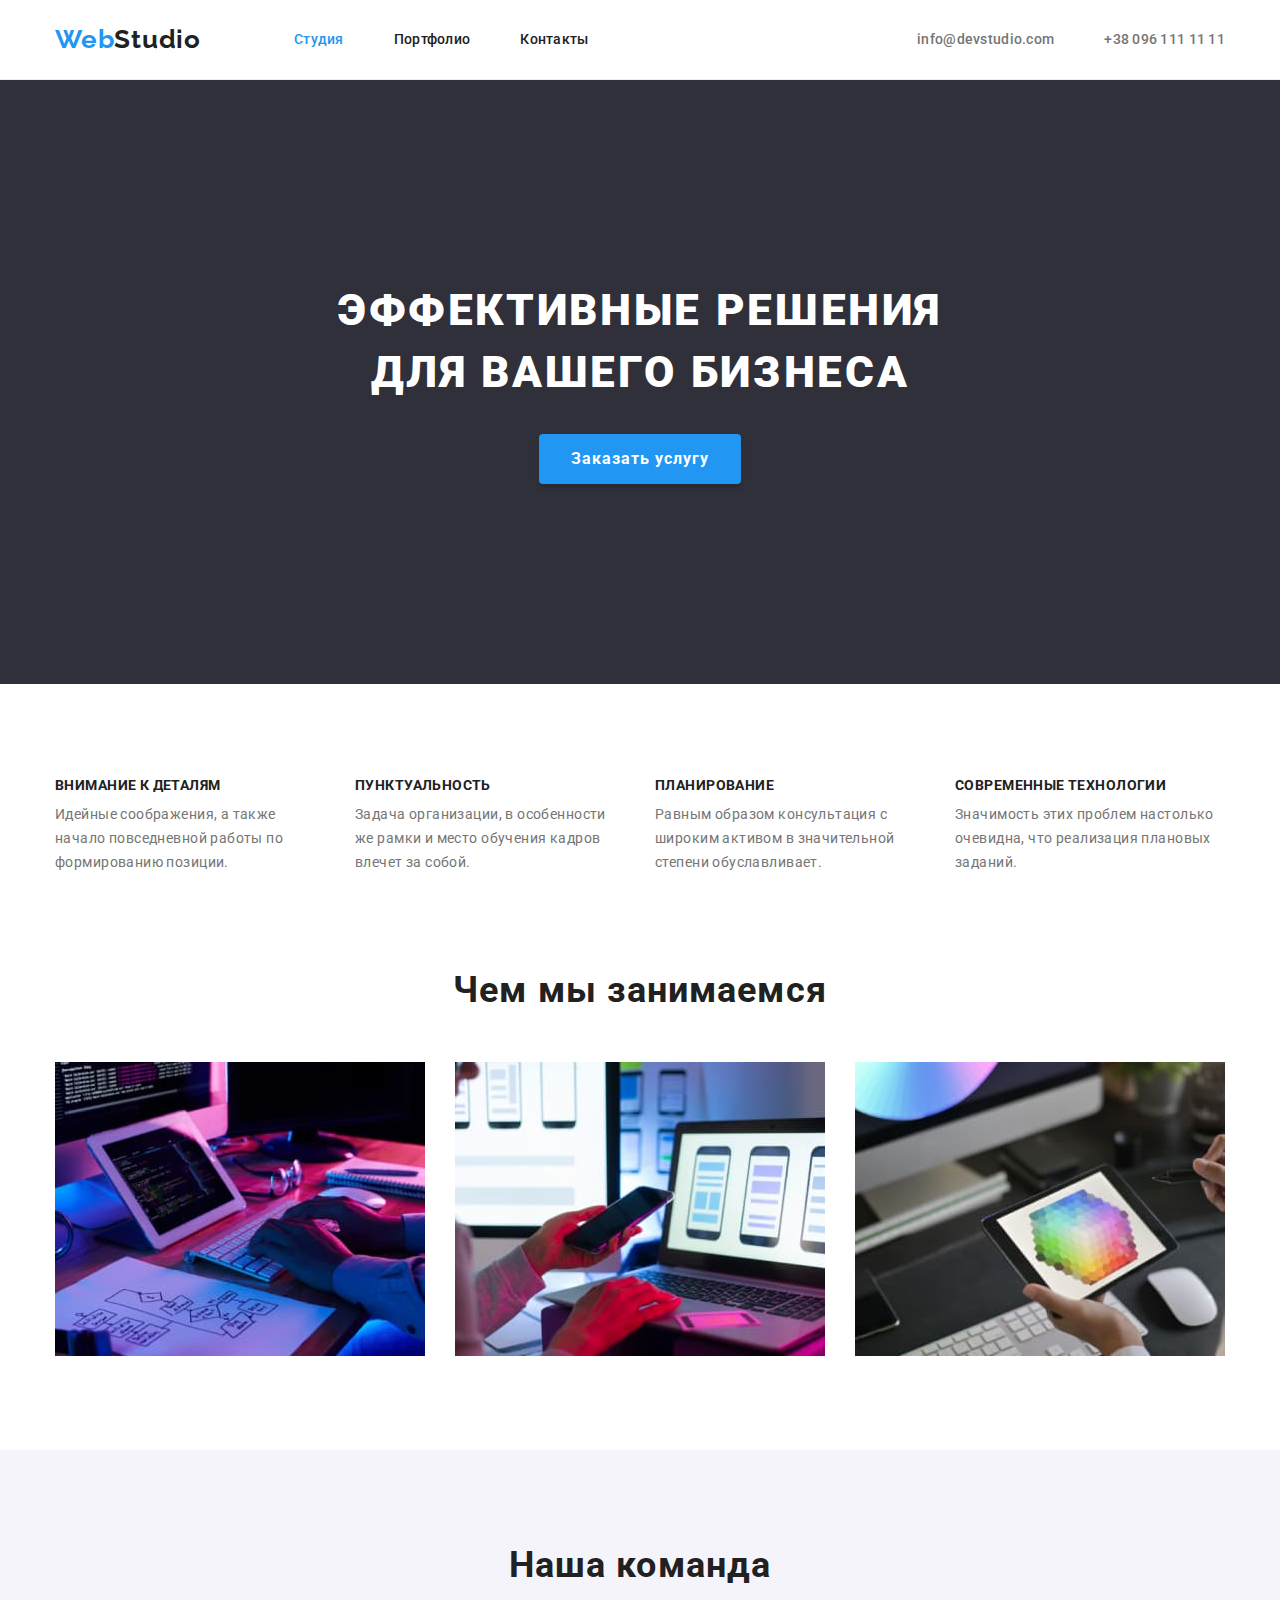
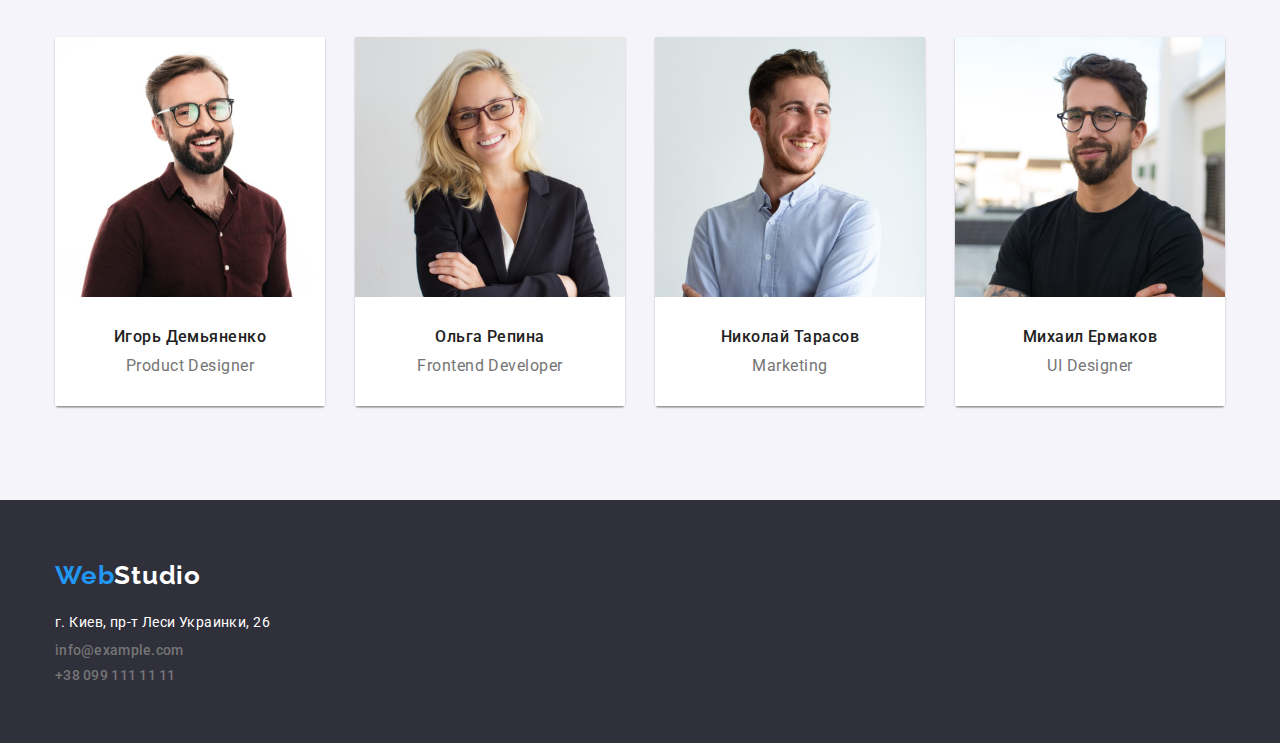
<file: index.html>
<!DOCTYPE html>
<html lang="ru">

<head>
	<meta charset="UTF-8">
	<meta http-equiv="X-UA-Compatible" content="IE=edge">
	<meta name="viewport" content="width=device-width, initial-scale=1.0">
	<title>Главная</title>
	<link rel="preconnect" href="https://fonts.googleapis.com">
	<link rel="preconnect" href="https://fonts.gstatic.com" crossorigin>
	<link
		href="https://fonts.googleapis.com/css2?family=Raleway:wght@700&family=Roboto:wght@400;500;700;900&display=swap"
		rel="stylesheet">
	<link rel="stylesheet" href="./css/modern-normalize.css">
	<link rel="stylesheet" href="./css/styles.css">
</head>

<body>
	<header class="header">
		<div class="header__container container">
			<a href="./index.html" class="header__logo logo"><span class="logo-color">Web</span>Studio</a>
			<nav class="header__menu menu">
				<ul class="menu__list">
					<li class="menu__item">
						<a href="./index.html" class="menu__link _active">Студия</a>
					</li>
					<li class="menu__item">
						<a href="./portfolio.html" class="menu__link">Портфолио</a>
					</li>
					<li class="menu__item">
						<a href="#" class="menu__link">Контакты</a>
					</li>
				</ul>
			</nav>
			<ul class="header__list">
				<li class="header__item">
					<a href="mailto:info@devstudio.com" class="header__link contact">info@devstudio.com</a>
				</li>
				<li class="header__item">
					<a href="tel:+380961111111" class="header__link contact">+38 096 111 11 11</a>
				</li>
			</ul>
		</div>
	</header>
	<main class="page">
		<section class="hero">
			<div class="hero__container container">
				<h1 class="hero__title">Эффективные решения <br> для вашего бизнеса</h1>
				<button type="button" class="hero__btn">Заказать услугу</button>
			</div>
		</section>
		<section class="benefits section">
			<div class="benefits__container container">
				<h2 hidden>Преимущества</h2>
				<ul class="benefits__list">
					<li class="benefits__item">
						<h3 class="benefits__title">Внимание к деталям</h3>
						<p class="benefits__text">
							Идейные соображения, а также начало повседневной работы по формированию позиции.
						</p>
					</li>
					<li class="benefits__item">
						<h3 class="benefits__title">Пунктуальность</h3>
						<p class="benefits__text">
							Задача организации, в особенности же рамки и место обучения кадров влечет за собой.
						</p>
					</li>
					<li class="benefits__item">
						<h3 class="benefits__title">Планирование</h3>
						<p class="benefits__text">
							Равным образом консультация с широким активом в значительной степени обуславливает.
						</p>
					</li>
					<li class="benefits__item">
						<h3 class="benefits__title">Современные технологии</h3>
						<p class="benefits__text">
							Значимость этих проблем настолько очевидна, что реализация плановых заданий.
						</p>
					</li>
				</ul>
			</div>
		</section>
		<section class="gallery section">
			<div class="gallery__container container">
				<h2 class="gallery__title title">Чем мы занимаемся</h2>
				<ul class="gallery__list">
					<li class="gallery__item">
						<img src="./images/gallery/box-1.jpg" alt="Работа за компьютером" width="370" height="294">
					</li>
					<li class="gallery__item">
						<img src="./images/gallery/box-2.jpg" alt="Работа за телефоном" width="370" height="294">
					</li>
					<li class="gallery__item">
						<img src="./images/gallery/box-3.jpg" alt="Работа за планшетом" width="370" height="294">
					</li>
				</ul>
			</div>
		</section>
		<section class="team section">
			<div class="team__container container">
				<h2 class="team__title title">Наша команда</h2>
				<ul class="team__list">
					<li class="team__item">
						<img src="./images/team/human-1.jpg" alt="Парень в очках" width="270" height="260">
						<div class="team__content">
							<h3 class="team__name">Игорь Демьяненко</h3>
							<p class="team__dev" lang="en">Product Designer</p>
						</div>
					</li>
					<li class="team__item">
						<img src="./images/team/human-2.jpg" alt="Девушка в очках" width="270" height="260">
						<div class="team__content">
							<h3 class="team__name">Ольга Репина</h3>
							<p class="team__dev" lang="en">Frontend Developer</p>
						</div>
					</li>
					<li class="team__item">
						<img src="./images/team/human-3.jpg" alt="Парень в рубашке" width="270" height="260">
						<div class="team__content">
							<h3 class="team__name">Николай Тарасов</h3>
							<p class="team__dev" lang="en">Marketing</p>
						</div>
					</li>
					<li class="team__item">
						<img src="./images/team/human-4.jpg" alt="Парень в футболке" width="270" height="260">
						<div class="team__content">
							<h3 class="team__name">Михаил Ермаков</h3>
							<p class="team__dev" lang="en">UI Designer</p>
						</div>
					</li>
				</ul>
			</div>
		</section>
	</main>
	<footer class="footer">
		<div class="footer__container container">
			<a href="./index.html" class="footer__logo logo"><span class="logo-color">Web</span>Studio</a>
			<address class="footer__address">
				г. Киев, пр-т Леси Украинки, 26
			</address>
			<ul class="footer__list">
				<li class="footer__item">
					<a href="mailto:info@example.com" class="footer__link contact">info@example.com</a>
				</li>
				<li class="footer__item">
					<a href="tel:+380991111111" class="footer__link contact">+38 099 111 11 11</a>
				</li>
			</ul>
		</div>
	</footer>
</body>

</html>
</file>
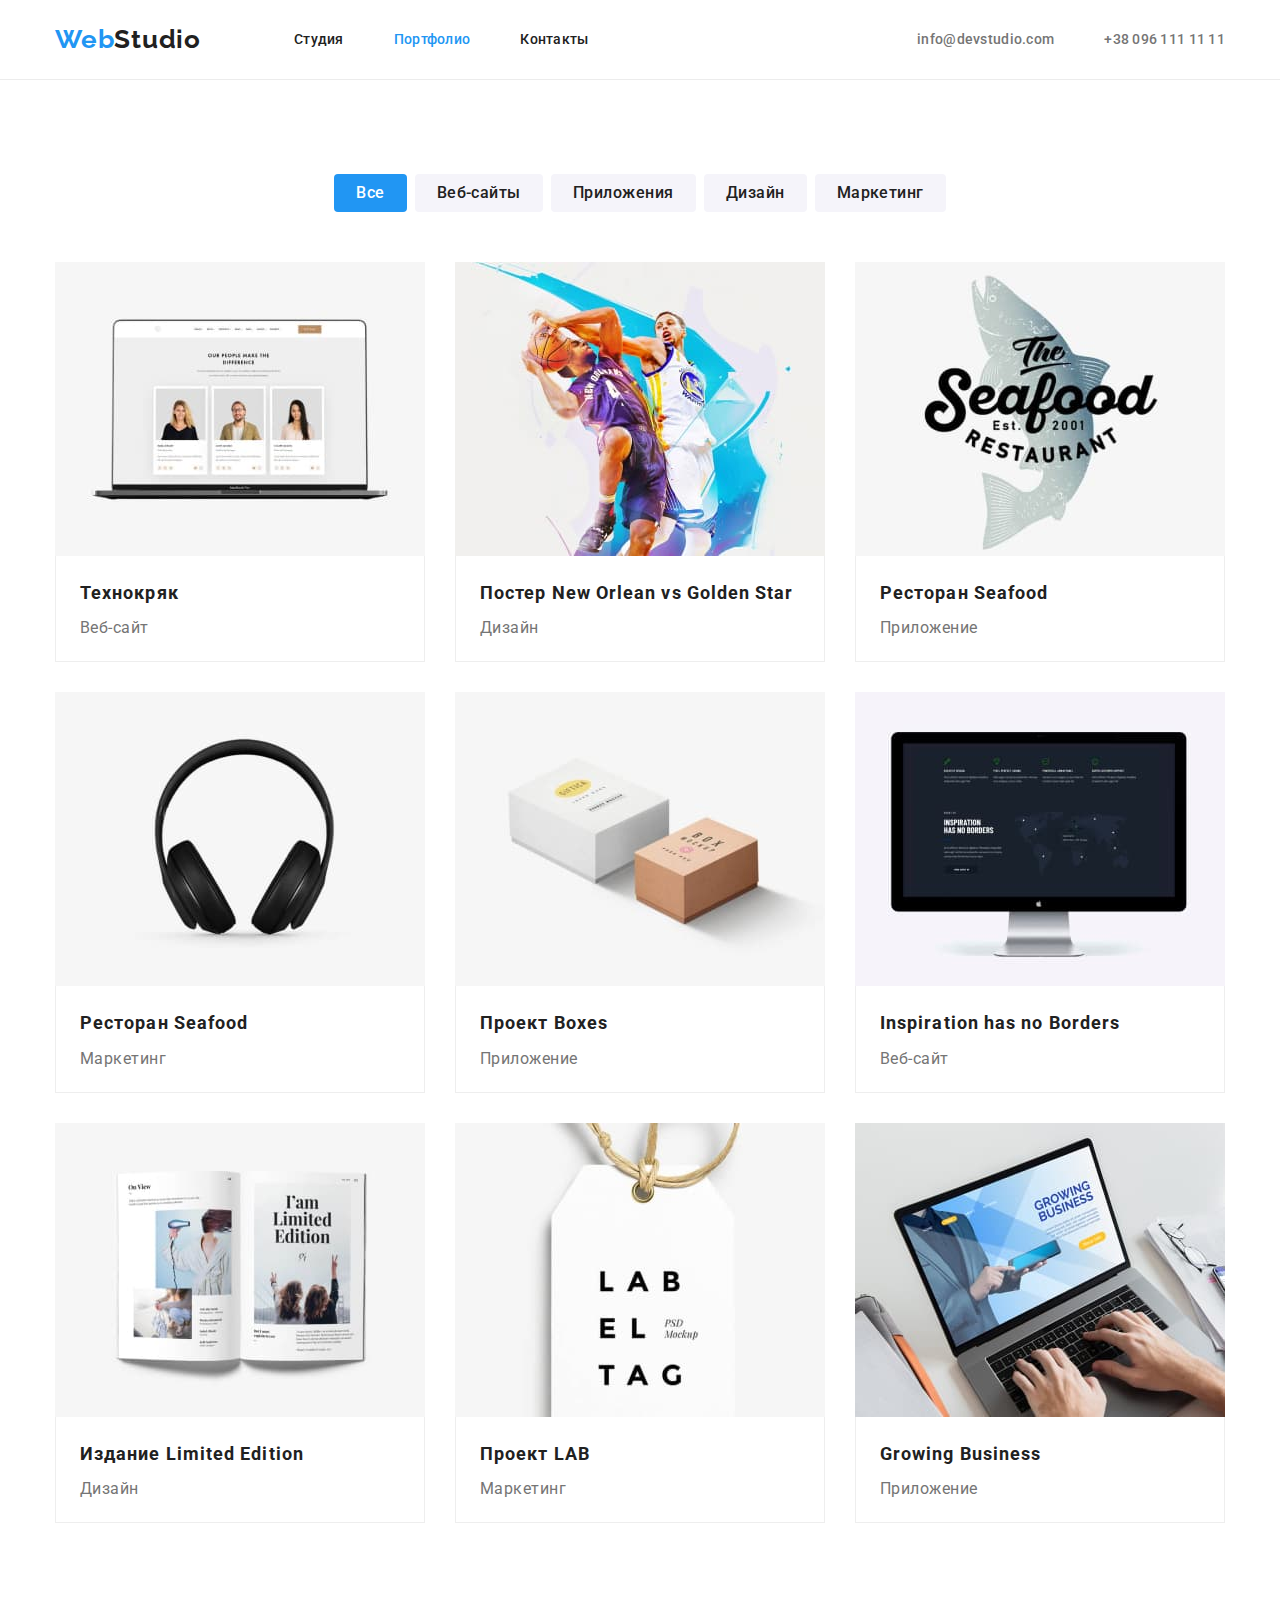
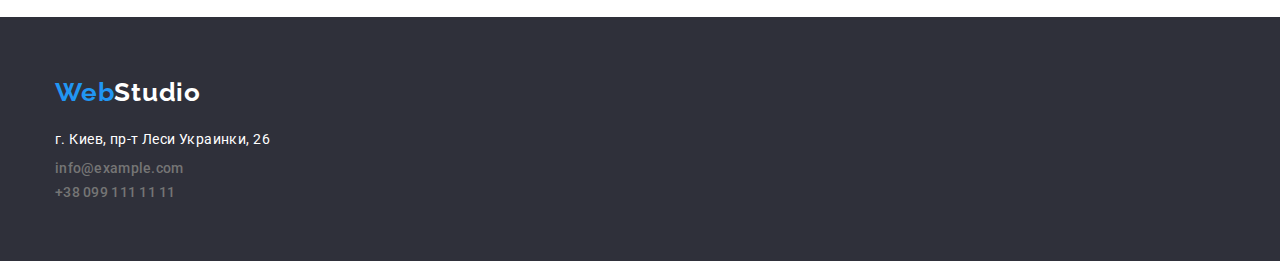
<file: portfolio.html>
<!DOCTYPE html>
<html lang="ru">

<head>
	<meta charset="UTF-8">
	<meta http-equiv="X-UA-Compatible" content="IE=edge">
	<meta name="viewport" content="width=device-width, initial-scale=1.0">
	<title>Главная</title>
	<link rel="preconnect" href="https://fonts.googleapis.com">
	<link rel="preconnect" href="https://fonts.gstatic.com" crossorigin>
	<link
		href="https://fonts.googleapis.com/css2?family=Raleway:wght@700&family=Roboto:wght@400;500;700;900&display=swap"
		rel="stylesheet">
	<link rel="stylesheet" href="./css/modern-normalize.css">
	<link rel="stylesheet" href="./css/styles.css">
</head>

<body>
	<header class="header">
		<div class="header__container container">
			<a href="./index.html" class="header__logo logo"><span class="logo-color">Web</span>Studio</a>
			<nav class="header__menu menu">
				<ul class="menu__list">
					<li class="menu__item">
						<a href="./index.html" class="menu__link">Студия</a>
					</li>
					<li class="menu__item">
						<a href="./portfolio.html" class="menu__link  _active">Портфолио</a>
					</li>
					<li class="menu__item">
						<a href="#" class="menu__link">Контакты</a>
					</li>
				</ul>
			</nav>
			<ul class="header__list">
				<li class="header__item">
					<a href="mailto:info@devstudio.com" class="header__link contact">info@devstudio.com</a>
				</li>
				<li class="header__item">
					<a href="tel:+380961111111" class="header__link contact">+38 096 111 11 11</a>
				</li>
			</ul>
		</div>
	</header>
	<main class="page">
		<section class="portfolio section">
			<div class="portfolio__container container">
				<h1 hidden>Наши работы</h1>
				<ul class="portfolio__list">
					<li class="portfolio__item">
						<button type="button" class="portfolio__btn _btn-active">Все</button>
					</li>
					<li class="portfolio__item">
						<button type="button" class="portfolio__btn">Веб-сайты</button>
					</li>
					<li class="portfolio__item">
						<button type="button" class="portfolio__btn">Приложения</button>
					</li>
					<li class="portfolio__item">
						<button type="button" class="portfolio__btn">Дизайн</button>
					</li>
					<li class="portfolio__item">
						<button type="button" class="portfolio__btn">Маркетинг</button>
					</li>
				</ul>
				<ul class="portfolio__catalog catalog-portfolio">
					<li class="catalog-portfolio__item">
						<a href="#" class="catalog-portfolio__link">
							<img src="./images/portfolio/1.jpg" alt="Превью работы" width="370" height="294">
							<div class="catalog-portfolio__content">
								<h2 class="catalog-portfolio__title">Технокряк</h2>
								<p class="catalog-portfolio__chapter">Веб-сайт</p>
							</div>
						</a>
					</li>
					<li class="catalog-portfolio__item">
						<a href="#" class="catalog-portfolio__link">
							<img src="./images/portfolio/2.jpg" alt="Превью работы" width="370" height="294">
							<div class="catalog-portfolio__content">
								<h2 class="catalog-portfolio__title">Постер New Orlean vs Golden Star</h2>
								<p class="catalog-portfolio__chapter">Дизайн</p>
							</div>
						</a>
					</li>
					<li class="catalog-portfolio__item">
						<a href="#" class="catalog-portfolio__link">
							<img src="./images/portfolio/3.jpg" alt="Превью работы" width="370" height="294">
							<div class="catalog-portfolio__content">
								<h2 class="catalog-portfolio__title">Ресторан Seafood</h2>
								<p class="catalog-portfolio__chapter">Приложение</p>
							</div>
						</a>
					</li>
					<li class="catalog-portfolio__item">
						<a href="#" class="catalog-portfolio__link">
							<img src="./images/portfolio/4.jpg" alt="Превью работы" width="370" height="294">
							<div class="catalog-portfolio__content">
								<h2 class="catalog-portfolio__title">Ресторан Seafood</h2>
								<p class="catalog-portfolio__chapter">Маркетинг</p>
							</div>
						</a>
					</li>
					<li class="catalog-portfolio__item">
						<a href="#" class="catalog-portfolio__link">
							<img src="./images/portfolio/5.jpg" alt="Превью работы" width="370" height="294">
							<div class="catalog-portfolio__content">
								<h2 class="catalog-portfolio__title">Проект Boxes</h2>
								<p class="catalog-portfolio__chapter">Приложение</p>
							</div>
						</a>
					</li>
					<li class="catalog-portfolio__item">
						<a href="#" class="catalog-portfolio__link">
							<img src="./images/portfolio/6.jpg" alt="Превью работы" width="370" height="294">
							<div class="catalog-portfolio__content">
								<h2 class="catalog-portfolio__title">Inspiration has no Borders</h2>
								<p class="catalog-portfolio__chapter">Веб-сайт</p>
							</div>
						</a>
					</li>
					<li class="catalog-portfolio__item">
						<a href="#" class="catalog-portfolio__link">
							<img src="./images/portfolio/7.jpg" alt="Превью работы" width="370" height="294">
							<div class="catalog-portfolio__content">
								<h2 class="catalog-portfolio__title">Издание Limited Edition</h2>
								<p class="catalog-portfolio__chapter">Дизайн</p>
							</div>
						</a>
					</li>
					<li class="catalog-portfolio__item">
						<a href="#" class="catalog-portfolio__link">
							<img src="./images/portfolio/8.jpg" alt="Превью работы" width="370" height="294">
							<div class="catalog-portfolio__content">
								<h2 class="catalog-portfolio__title">Проект LAB</h2>
								<p class="catalog-portfolio__chapter">Маркетинг</p>
							</div>
						</a>
					</li>
					<li class="catalog-portfolio__item">
						<a href="#" class="catalog-portfolio__link">
							<img src="./images/portfolio/9.jpg" alt="Превью работы" width="370" height="294">
							<div class="catalog-portfolio__content">
								<h2 class="catalog-portfolio__title">Growing Business</h2>
								<p class="catalog-portfolio__chapter">Приложение</p>
							</div>
						</a>
					</li>
				</ul>
			</div>
		</section>
	</main>
	<footer class="footer">
		<div class="footer__container container">
			<a href="./index.html" class="footer__logo logo"><span class="logo-color">Web</span>Studio</a>
			<address class="footer__address">
				г. Киев, пр-т Леси Украинки, 26
			</address>
			<ul class="footer__list">
				<li class="footer__item">
					<a href="mailto:info@example.com" class="footer__link contact">info@example.com</a>
				</li>
				<li class="footer__item">
					<a href="tel:+380991111111" class="footer__link contact">+38 099 111 11 11</a>
				</li>
			</ul>
		</div>
	</footer>
</body>

</html>
</file>
<file: css/styles.css>
/* Переменные */
:root {
	--main-color: #212121;
	--front-color: #2196f3;
	--other-color: #757575;
	--light-color: #fff;

	--main-bg-color: #2f303a;
	--light-bg-color: #f5f4fa;
	--btn-bg-color: #2196f3;
}

/* Общие стили */
.container {
	max-width: 1200px;
	margin: 0 auto;
	padding: 0 15px;
}
.logo {
	font-family: 'Raleway';
	font-weight: 700;
	font-size: 26px;
	line-height: 1.2;
	letter-spacing: .03em;
}
.logo-color {
	color: var(--front-color);
}
.contact {
	font-weight: 500;
	letter-spacing: .02em;
	color: var(--other-color);
}
.contact:hover,
.contact:focus {
	color: var(--front-color);
}
.section {
	padding: 94px 0;
}
.title {
	text-align: center;
	font-weight: 700;
	font-size: 36px;
	line-height: 1.2;
	letter-spacing: .03em;
	margin-bottom: 50px;
}

/* Header */
.header {
	border-bottom: 1px solid #ececec;
}
.header__container {
	display: flex;
	align-items: center;
}
.menu__list {
	display: flex;
	margin-left: 93px;
}
.menu__item:not(:last-child) {
	margin-right: 50px;
}
.menu__link {
	font-weight: 500;
	letter-spacing: .02em;
	display: block;
	padding: 32px 0;
}
.menu__link:hover,
.menu__link:focus {
	color: var(--front-color);
}
._active {
	color: var(--front-color);
}
.header__list {
	display: flex;
	margin-left: auto;
}
.header__item:not(:last-child) {
	margin-right: 50px;
}
.header__link {
	display: block;
	padding: 32px 0;
}

/* Footer */
.footer {
	background-color: var(--main-bg-color);
	padding: 60px 0;
}
.footer__container {
}
.footer__logo {
	display: block;
	color: var(--light-color);
	margin-bottom: 20px;
}
.footer__address {
	line-height: 1.7;
	letter-spacing: .03em;
	color: var(--light-color);
	margin-bottom: 9px;
}
.footer__item:not(:last-child) {
	margin-bottom: 9px;
}

/* Главная страница */
/* Section Hero */
.hero {
	background-color: var(--main-bg-color);
	padding: 200px 0;
}
.hero__title {
	font-weight: 900;
	font-size: 44px;
	line-height: 1.4;
	letter-spacing: .06em;
	text-transform: uppercase;
	color: var(--light-color);
	text-align: center;
	margin-bottom: 30px;
}
.hero__btn {
	display: block;
	margin: 0 auto;
	padding: 10px 32px;
	background-color: var(--btn-bg-color);
	box-shadow: 0px 4px 4px rgba(0, 0, 0, 0.15);
	border-radius: 4px;
	font-weight: 700;
	font-size: 16px;
	line-height: 1.9;
	letter-spacing: .06em;
	color: var(--light-color);
}
.hero__btn:hover,
.hero__btn:focus {
	box-shadow: 5px 10px 10px rgba(0, 0, 0, 0.35);
}

/* Section Benefits */
.benefits {
	padding-bottom: 47px;
}
.benefits__list {
	display: flex;
}
.benefits__item {
	letter-spacing: .03em;
	min-width: 270px;
}
.benefits__item:not(:last-child) {
	margin-right: 30px;
}
.benefits__title {
	font-weight: 700;
	text-transform: uppercase;
	margin-bottom: 10px;
}
.benefits__text {
	line-height: 1.7;
	color: var(--other-color);
}

/* Section Gallery */
.gallery {
	padding-top: 47px;
}
.gallery__list {
	display: flex;
}
.gallery__item:not(:last-child) {
	margin-right: 30px;
}

/* Section Team */
.team {
	background-color: var(--light-bg-color);
}
.team__list {
	display: flex;
}
.team__item {
	box-shadow: 0px 1px 3px rgba(0, 0, 0, 0.12), 
					0px 1px 1px rgba(0, 0, 0, 0.14), 
					0px 2px 1px rgba(0, 0,0, 0.2);
	border-radius: 0px 0px 4px 4px;
}
.team__item:not(:last-child) {
	margin-right: 30px;
}
.team__content {
	font-size: 16px;
	line-height: 1.2;
	letter-spacing: .03em;
	padding: 30px 0;
	text-align: center;
	background-color: var(--light-color);
}
.team__name {
	font-weight: 500;
	margin-bottom: 10px;
}
.team__dev {
	color: var(--other-color);
}

/* Страница Портфолио */
.portfolio__list {
	display: flex;
	justify-content: center;
	align-items: center;
	margin-bottom: 50px;
}
.portfolio__item:not(:last-child) {
	margin-right: 8px;
}
.portfolio__btn {
	background-color: var(--light-bg-color);
	border-radius: 4px;
	font-weight: 500;
	font-size: 16px;
	line-height: 1.6;
	letter-spacing: .03em;
	padding: 6px 22px;
}
.portfolio__btn:hover,
.portfolio__btn:focus {
	background-color: var(--btn-bg-color);
	box-shadow: 0px 3px 1px rgba(0, 0, 0, 0.1),
					0px 1px 2px rgba(0, 0, 0, 0.08),
					0px 2px 2px rgba(0, 0, 0, 0.12);
	color: var(--light-color);				
}
._btn-active {
	background-color: var(--btn-bg-color);
	color: var(--light-color);
}
.portfolio__catalog {
	display: flex;
	flex-wrap: wrap;
	justify-content: space-between;
}
.catalog-portfolio__item:nth-child(-n+6) {
	margin-bottom: 30px;
}
.catalog-portfolio__content {
	padding: 20px 24px;
	border: 1px solid #eee;
	border-top: none;
}
.catalog-portfolio__title {
	font-weight: 700;
	font-size: 18px;
	line-height: 1.9;
	letter-spacing: .06em;
	margin-bottom: 4px;
}
.catalog-portfolio__chapter {
	font-size: 16px;
	line-height: 1.7;
	letter-spacing: .03em;
	color: var(--other-color);
}
</file>
